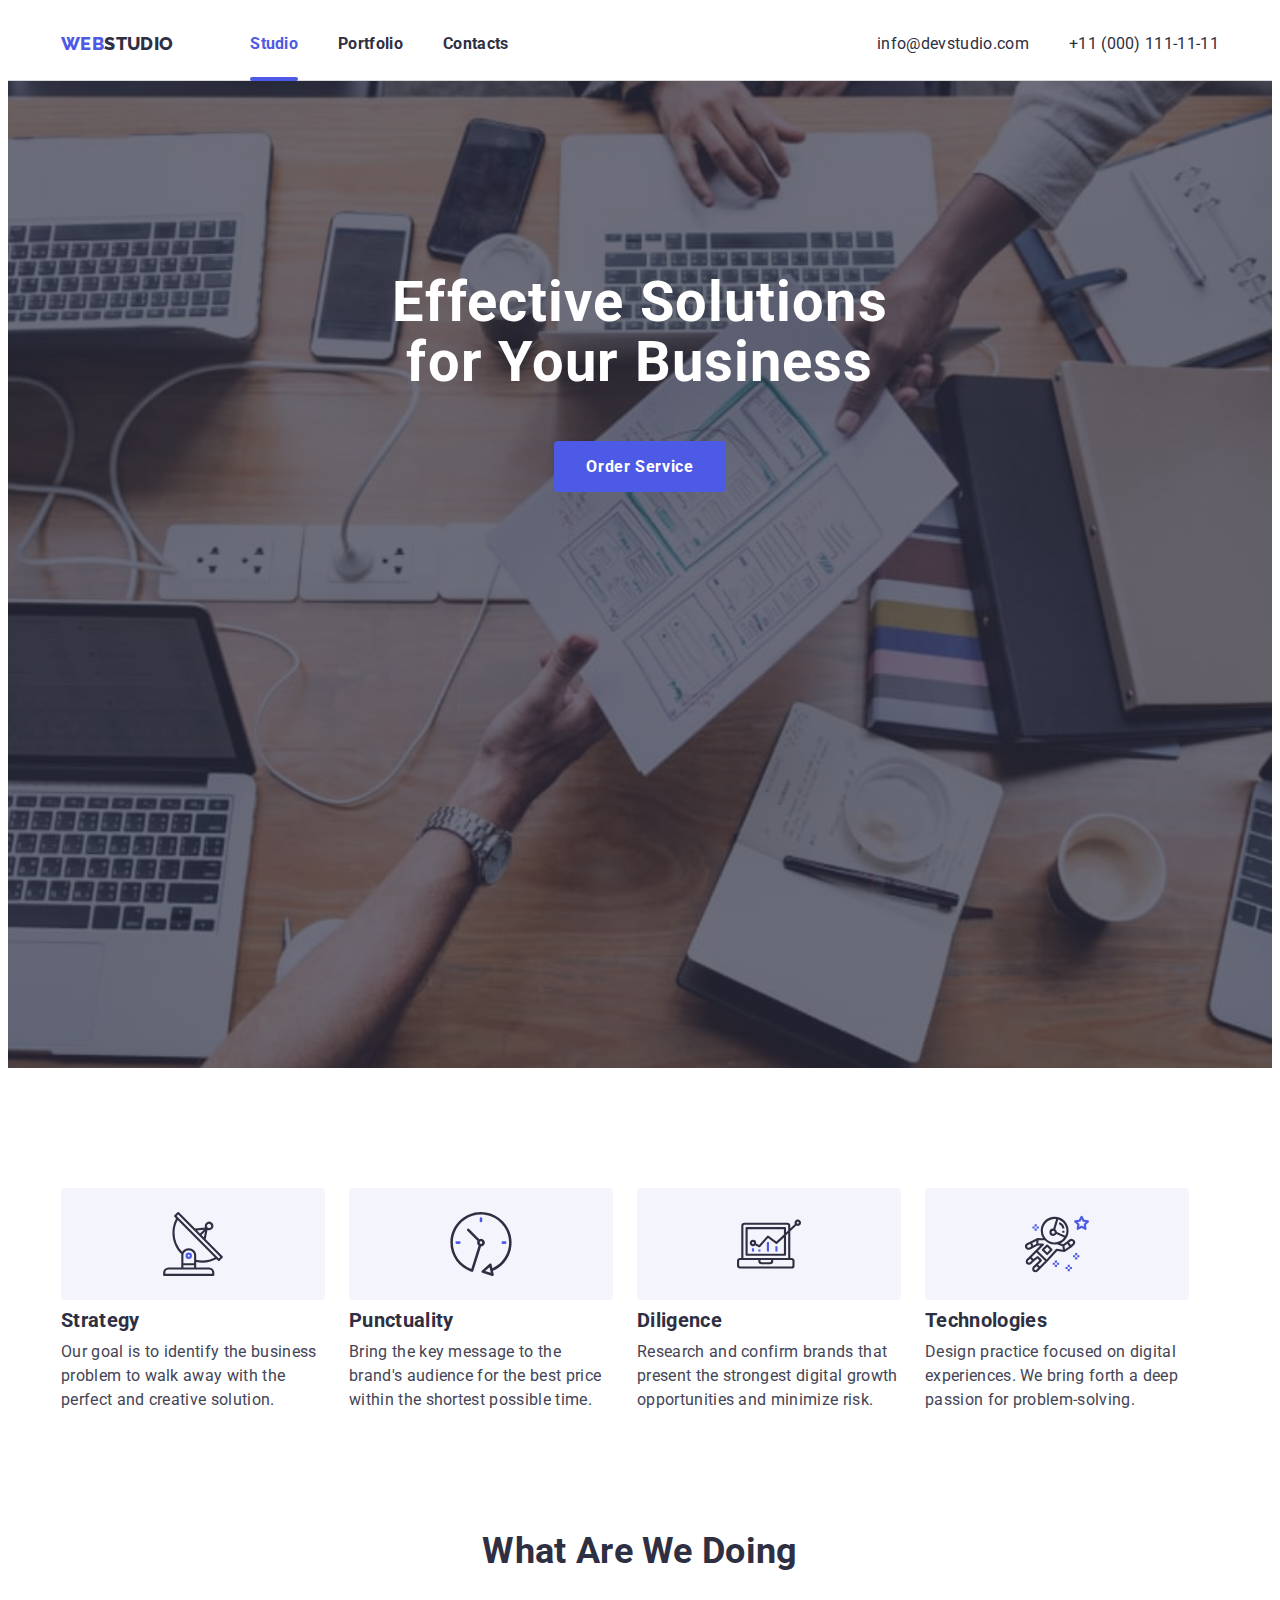
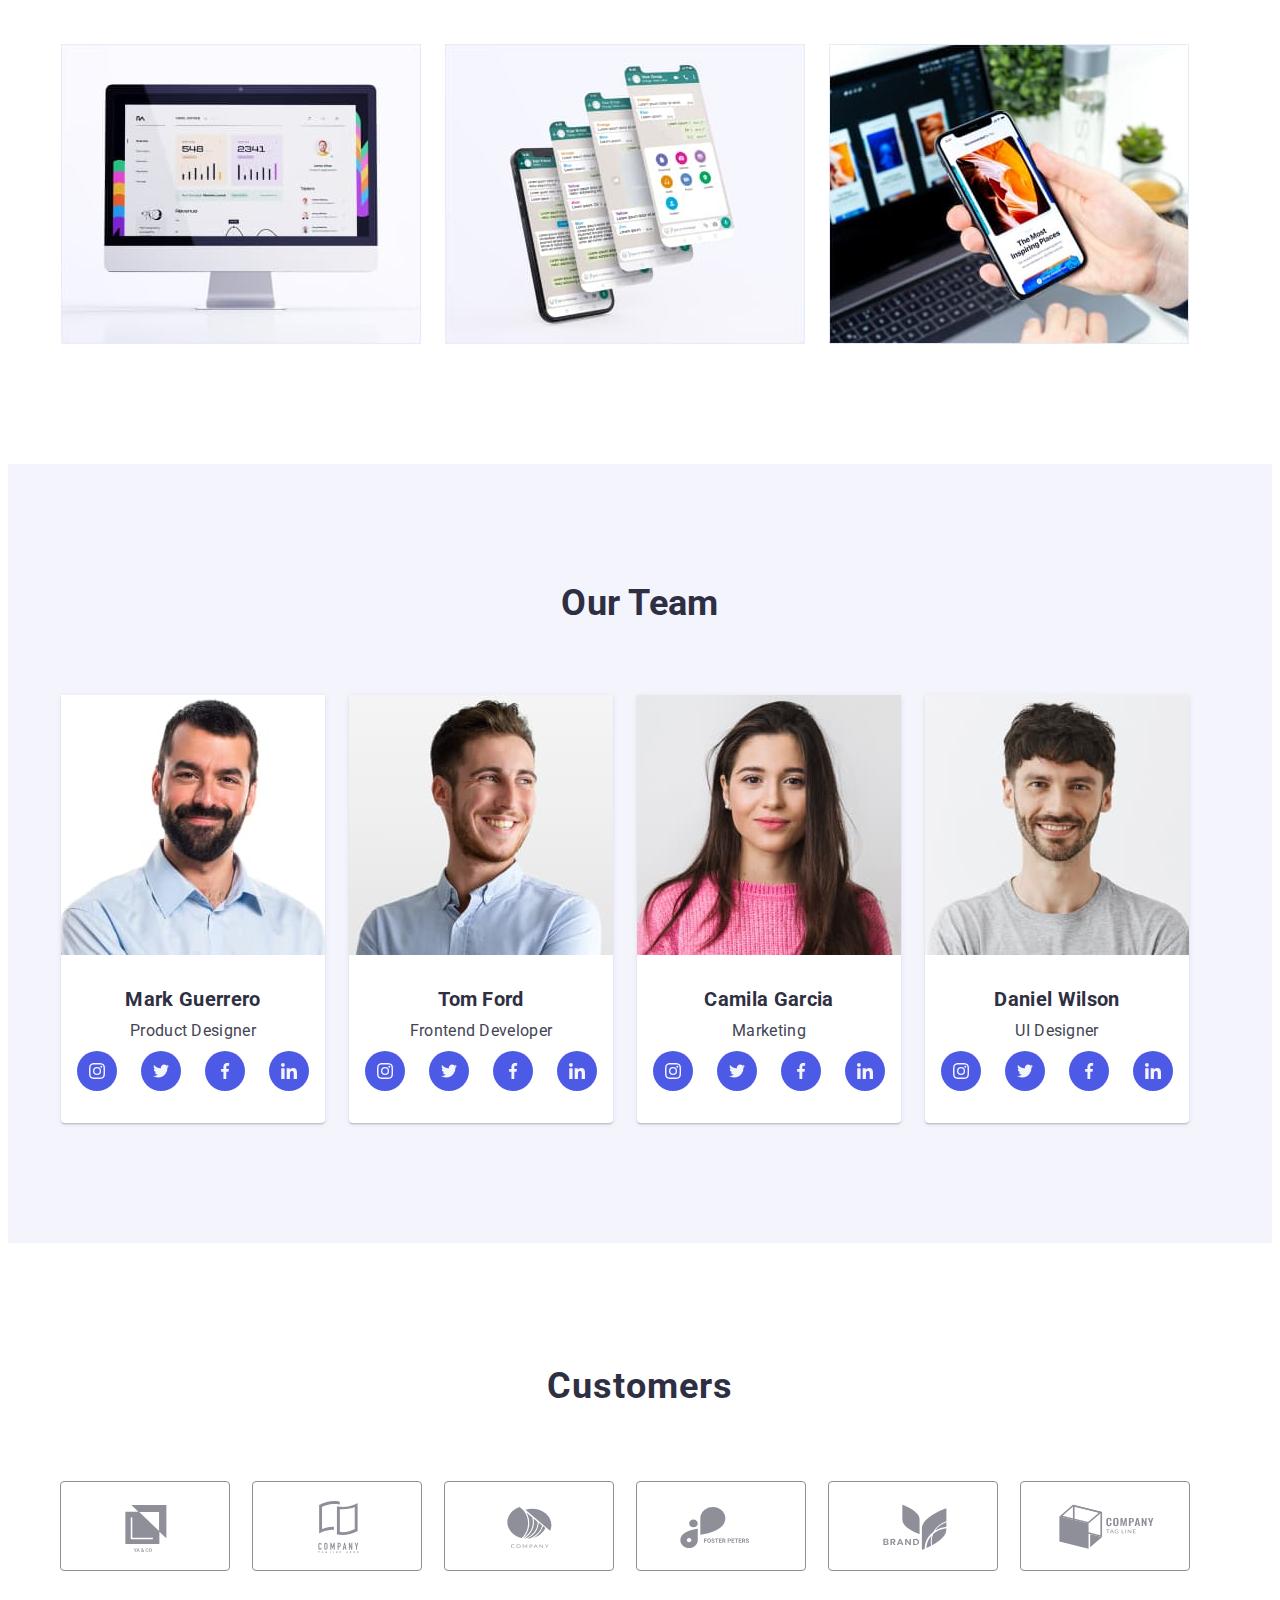
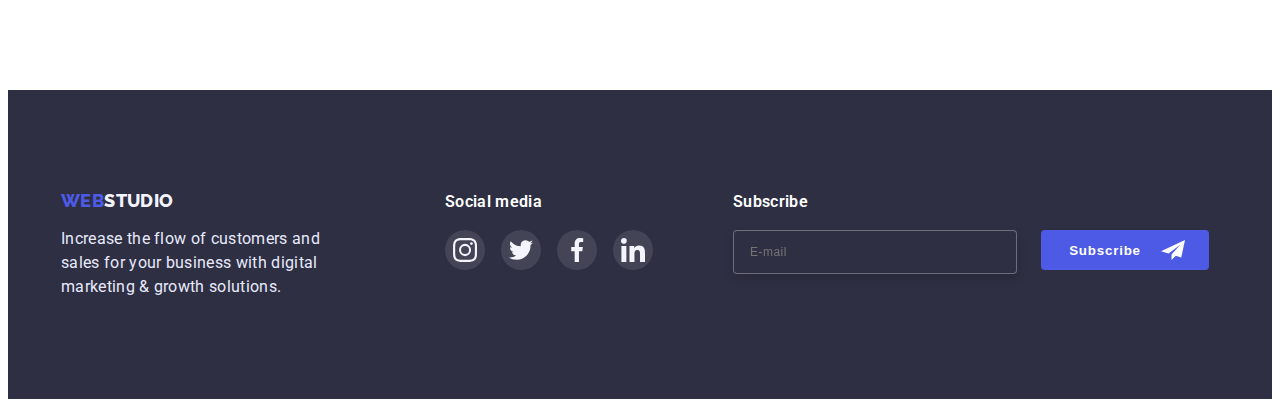
<file: index.html>
<!DOCTYPE html>
<html lang="en">
	<head>
		<meta charset="UTF-8" />
		<meta http-equiv="X-UA-Compatible" content="IE=edge" />
		<meta name="viewport" content="width=device-width, initial-scale=1.0" />
		<title>Document</title>
		<link href="https://fonts.googleapis.com/css2?family=Raleway:wght@800&family=Roboto:wght@400;500;700;900&display=swap" rel="stylesheet" />
		<link
			rel="stylesheet"
			href="https://cdnjs.cloudflare.com/ajax/libs/modern-normalize/1.1.0/modern-normalize.min.css"
			integrity="sha512-wpPYUAdjBVSE4KJnH1VR1HeZfpl1ub8YT/NKx4PuQ5NmX2tKuGu6U/JRp5y+Y8XG2tV+wKQpNHVUX03MfMFn9Q=="
			crossorigin="anonymous"
			referrerpolicy="no-referrer"
		/>
		<link rel="stylesheet" href="./CSS/styles.css" />
	</head>

	<body>
		<!--Header-->
		<header class="header-main">
			<div class="container header-nav">
				<nav class="main-nav">
					<a href="./index.html" class="logo">
						<span class="logo-web">WEB</span>
						STUDIO
					</a>

					<ul class="nav-list">
						<li class="item"><a href="./index.html" class="nav-active">Studio</a></li>
						<li class="item"><a href="./portfolio.html" class="nav-notactive">Portfolio</a></li>
						<li class="item"><a href="" class="nav-notactive">Contacts</a></li>
					</ul>
				</nav>

				<ul class="contacts-nav">
					<li class="item"><a href="mailto:info@devstudio.com" class="nav-notactive">info@devstudio.com</a></li>
					<li class="item"><a href="tel:+110001111111" class="nav-notactive">+11 (000) 111-11-11</a></li>
				</ul>
			</div>
		</header>

		<!--Main Content-->
		<main>
			<!--Hero-->
			<section class="hero">
				<div class="container">
					<h1 class="hero-title">Effective Solutions for Your Business</h1>
					<button type="button" class="hero-button" data-modal-open>Order Service</button>
				</div>
			</section>

			<div class="backdrop is-hidden" data-modal>
				<div class="modal">
					<button data-modal-close class="modal-button">
						<svg class="modal-icon" width="8" height="8">
							<use href="./images/icons.svg#icon-close"></use>
						</svg>
					</button>

					<p class="modal-title">Leave your contacts and we will call you back</p>

					<form class="modal-form" autocomplete="off">
						<label class="form-label">
							Name
							<input type="text" name="name" class="form-input" />
							<svg width="18" height="24" class="input-icon">
								<use href="./images/icons.svg#icon-person"></use>
							</svg>
						</label>

						<label class="form-label">
							Phone
							<input type="tel" name="tel" class="form-input" />
							<svg width="18" height="24" class="input-icon">
								<use href="./images/icons.svg#icon-phone"></use>
							</svg>
						</label>

						<label class="form-label">
							Email
							<input type="email" name="email" class="form-input" />
							<svg width="18" height="24" class="input-icon">
								<use href="./images/icons.svg#icon-email"></use>
							</svg>
						</label>

						<label class="form-label textarea-label">
							Comment
							<textarea name="comment" class="form-comment" placeholder="Text input"></textarea>
						</label>

						<label class="policy-label">
							<input type="checkbox" name="policy" class="policy-checkbox" />
							<span class="policy-icon">
								<svg class="icon-check" width="10" height="8">
									<use href="./images/icons.svg#icon-check"></use>
								</svg>
							</span>
							I accept the terms and conditions of the
							<a href="" class="policy-link">Privacy Policy</a>
						</label>

						<button type="submit" class="modal-button-send">
							<span class="test">Send</span>
						</button>
					</form>
				</div>
			</div>

			<!--Features-->
			<section class="section">
				<div class="container features-main">
					<h2 class="visually-hidden">Features</h2>
					<ul class="features-list">
						<li class="features-item">
							<div class="image-features">
								<svg class="icon-features">
									<use href="./images/icons.svg#icon-antenna"></use>
								</svg>
							</div>
							<h3 class="features-title">Strategy</h3>
							<p class="features-text">Our goal is to identify the business problem to walk away with the perfect and creative solution.</p>
						</li>
						<li class="features-item">
							<div class="image-features">
								<svg class="icon-features">
									<use href="./images/icons.svg#icon-clock"></use>
								</svg>
							</div>
							<h3 class="features-title">Punctuality</h3>
							<p class="features-text">Bring the key message to the brand's audience for the best price within the shortest possible time.</p>
						</li>
						<li class="features-item">
							<div class="image-features">
								<svg class="icon-features">
									<use href="./images/icons.svg#icon-diagram"></use>
								</svg>
							</div>
							<h3 class="features-title">Diligence</h3>
							<p class="features-text">Research and confirm brands that present the strongest digital growth opportunities and minimize risk.</p>
						</li>
						<li class="features-item">
							<div class="image-features">
								<svg class="icon-features">
									<use href="./images/icons.svg#icon-astronaut"></use>
								</svg>
							</div>
							<h3 class="features-title">Technologies</h3>
							<p class="features-text">Design practice focused on digital experiences. We bring forth a deep passion for problem-solving.</p>
						</li>
					</ul>
				</div>
			</section>

			<!--Work Examples-->
			<section class="section section-examples">
				<div class="container examples-main">
					<h2 class="examples-title">What are we doing</h2>
					<ul class="examples-list">
						<li class="examples-item">
							<img src="./images/picture1.jpg" alt="photo monitor" width="360" height="300" />
						</li>
						<li class="examples-item">
							<img src="./images/picture2.jpg" alt="photo phone" width="360" height="300" />
						</li>
						<li class="examples-item">
							<img src="./images/picture3.jpg" alt="photo phone and notebook" width="360" height="300" />
						</li>
					</ul>
				</div>
			</section>

			<!--Employees-->
			<section class="section employees">
				<div class="container">
					<h2 class="employees-title">Our Team</h2>
					<ul class="employees-list">
						<li class="employees-item">
							<img src="./images/photo1.jpg" alt="photo Mark Guerrero" width="264" />
							<div class="employees-info">
								<h3 class="employees-name">Mark Guerrero</h3>
								<p class="employees-text">Product Designer</p>
								<ul class="employeer-icon-item">
									<li>
										<a href="" class="icon-employees-link">
											<svg class="icon-employees" width="16" height="16">
												<use href="./images/icons.svg#icon-instagram"></use>
											</svg>
										</a>
									</li>
									<li>
										<a href="" class="icon-employees-link">
											<svg class="icon-employees" width="16" height="16">
												<use href="./images/icons.svg#icon-twitter"></use>
											</svg>
										</a>
									</li>
									<li>
										<a href="" class="icon-employees-link">
											<svg class="icon-employees" width="16" height="16">
												<use href="./images/icons.svg#icon-facebook"></use>
											</svg>
										</a>
									</li>
									<li>
										<a href="" class="icon-employees-link">
											<svg class="icon-employees" width="16" height="16">
												<use href="./images/icons.svg#icon-linkedin"></use>
											</svg>
										</a>
									</li>
								</ul>
							</div>
						</li>
						<li class="employees-item">
							<img src="./images/photo2.jpg" alt="photo Tom Ford" width="264" />
							<div class="employees-info">
								<h3 class="employees-name">Tom Ford</h3>
								<p class="employees-text">Frontend Developer</p>
								<ul class="employeer-icon-item">
									<li>
										<a href="" class="icon-employees-link">
											<svg class="icon-employees" width="16" height="16">
												<use href="./images/icons.svg#icon-instagram"></use>
											</svg>
										</a>
									</li>
									<li>
										<a href="" class="icon-employees-link">
											<svg class="icon-employees" width="16" height="16">
												<use href="./images/icons.svg#icon-twitter"></use>
											</svg>
										</a>
									</li>
									<li>
										<a href="" class="icon-employees-link">
											<svg class="icon-employees" width="16" height="16">
												<use href="./images/icons.svg#icon-facebook"></use>
											</svg>
										</a>
									</li>
									<li>
										<a href="" class="icon-employees-link">
											<svg class="icon-employees" width="16" height="16">
												<use href="./images/icons.svg#icon-linkedin"></use>
											</svg>
										</a>
									</li>
								</ul>
							</div>
						</li>
						<li class="employees-item">
							<img src="./images/photo3.jpg" alt="photo Camila Garcia" width="264" />
							<div class="employees-info">
								<h3 class="employees-name">Camila Garcia</h3>
								<p class="employees-text">Marketing</p>
								<ul class="employeer-icon-item">
									<li>
										<a href="" class="icon-employees-link">
											<svg class="icon-employees" width="16" height="16">
												<use href="./images/icons.svg#icon-instagram"></use>
											</svg>
										</a>
									</li>
									<li>
										<a href="" class="icon-employees-link">
											<svg class="icon-employees" width="16" height="16">
												<use href="./images/icons.svg#icon-twitter"></use>
											</svg>
										</a>
									</li>
									<li>
										<a href="" class="icon-employees-link">
											<svg class="icon-employees" width="16" height="16">
												<use href="./images/icons.svg#icon-facebook"></use>
											</svg>
										</a>
									</li>
									<li>
										<a href="" class="icon-employees-link">
											<svg class="icon-employees" width="16" height="16">
												<use href="./images/icons.svg#icon-linkedin"></use>
											</svg>
										</a>
									</li>
								</ul>
							</div>
						</li>
						<li class="employees-item">
							<img src="./images/photo4.jpg" alt="photo Daniel Wilson" width="264" height="260" />
							<div class="employees-info">
								<h3 class="employees-name">Daniel Wilson</h3>
								<p class="employees-text">UI Designer</p>
								<ul class="employeer-icon-item">
									<li>
										<a href="" class="icon-employees-link">
											<svg class="icon-employees" width="16" height="16">
												<use href="./images/icons.svg#icon-instagram"></use>
											</svg>
										</a>
									</li>
									<li>
										<a href="" class="icon-employees-link">
											<svg class="icon-employees" width="16" height="16">
												<use href="./images/icons.svg#icon-twitter"></use>
											</svg>
										</a>
									</li>
									<li>
										<a href="" class="icon-employees-link">
											<svg class="icon-employees" width="16" height="16">
												<use href="./images/icons.svg#icon-facebook"></use>
											</svg>
										</a>
									</li>
									<li>
										<a href="" class="icon-employees-link">
											<svg class="icon-employees" width="16" height="16">
												<use href="./images/icons.svg#icon-linkedin"></use>
											</svg>
										</a>
									</li>
								</ul>
							</div>
						</li>
					</ul>
				</div>
			</section>

			<!--Customers-->
			<section class="section">
				<div class="container">
					<h2 class="customers-title">Customers</h2>
					<ul class="customers-list">
						<li class="customers-item">
							<a href="" class="logo-company-box">
								<svg class="logo-company" width="104" height="56">
									<use href="./images/icons.svg#icon-Logo-1"></use>
								</svg>
							</a>
						</li>
						<li class="customers-item">
							<a href="" class="logo-company-box">
								<svg class="logo-company" width="104" height="56">
									<use href="./images/icons.svg#icon-Logo-2"></use>
								</svg>
							</a>
						</li>
						<li>
							<a href="" class="logo-company-box">
								<svg class="logo-company" width="104" height="56">
									<use href="./images/icons.svg#icon-Logo-3"></use>
								</svg>
							</a>
						</li>
						<li class="customers-item">
							<a href="" class="logo-company-box">
								<svg class="logo-company" width="104" height="56">
									<use href="./images/icons.svg#icon-Logo-4"></use>
								</svg>
							</a>
						</li>
						<li class="customers-item">
							<a href="" class="logo-company-box">
								<svg class="logo-company" width="104" height="56">
									<use href="./images/icons.svg#icon-Logo-5"></use>
								</svg>
							</a>
						</li>
						<li class="customers-item">
							<a href="" class="logo-company-box">
								<svg class="logo-company" width="104" height="56">
									<use href="./images/icons.svg#icon-Logo-6"></use>
								</svg>
							</a>
						</li>
					</ul>
				</div>
			</section>
		</main>

		<!--Footer-->
		<footer>
			<section class="section footer">
				<div class="container footer-main">
					<div>
						<a href="./index.html" class="logo-footer">
							<span class="logo-web">WEB</span>
							STUDIO
						</a>
						<p class="footer-text">Increase the flow of customers and sales for your business with digital marketing & growth solutions.</p>
					</div>

					<div class="social">
						<p class="footer-social-title">Social media</p>
						<ul class="footer-social-list">
							<li>
								<a href="" class="icon-footer-link">
									<svg class="icon-footer" width="24" height="24">
										<use href="./images/icons.svg#icon-instagram"></use>
									</svg>
								</a>
							</li>
							<li>
								<a href="" class="icon-footer-link">
									<svg class="icon-footer" width="24" height="24">
										<use href="./images/icons.svg#icon-twitter"></use>
									</svg>
								</a>
							</li>
							<li>
								<a href="" class="icon-footer-link">
									<svg class="icon-footer" width="24" height="24">
										<use href="./images/icons.svg#icon-facebook"></use>
									</svg>
								</a>
							</li>
							<li>
								<a href="" class="icon-footer-link">
									<svg class="icon-footer" width="24" height="24">
										<use href="./images/icons.svg#icon-linkedin"></use>
									</svg>
								</a>
							</li>
						</ul>
					</div>

					<form class="footer-form" autocomplete="off">
						<label class="footer-form-title">
							Subscribe
							<div class="input-form">
								<input type="email" name="email" placeholder="E-mail" class="footer-input" />
								<button type="submit" class="footer-input-button">
									<p class="footer-button-title">Subscribe</p>
									<svg class="submit-button-icon" width="24" height="24">
										<use href="./images/icons.svg#icon-send"></use>
									</svg>
								</button>
							</div>
						</label>
					</form>
				</div>
			</section>
		</footer>
		<script src="./js/modal.js"></script>
	</body>
</html>
</file>
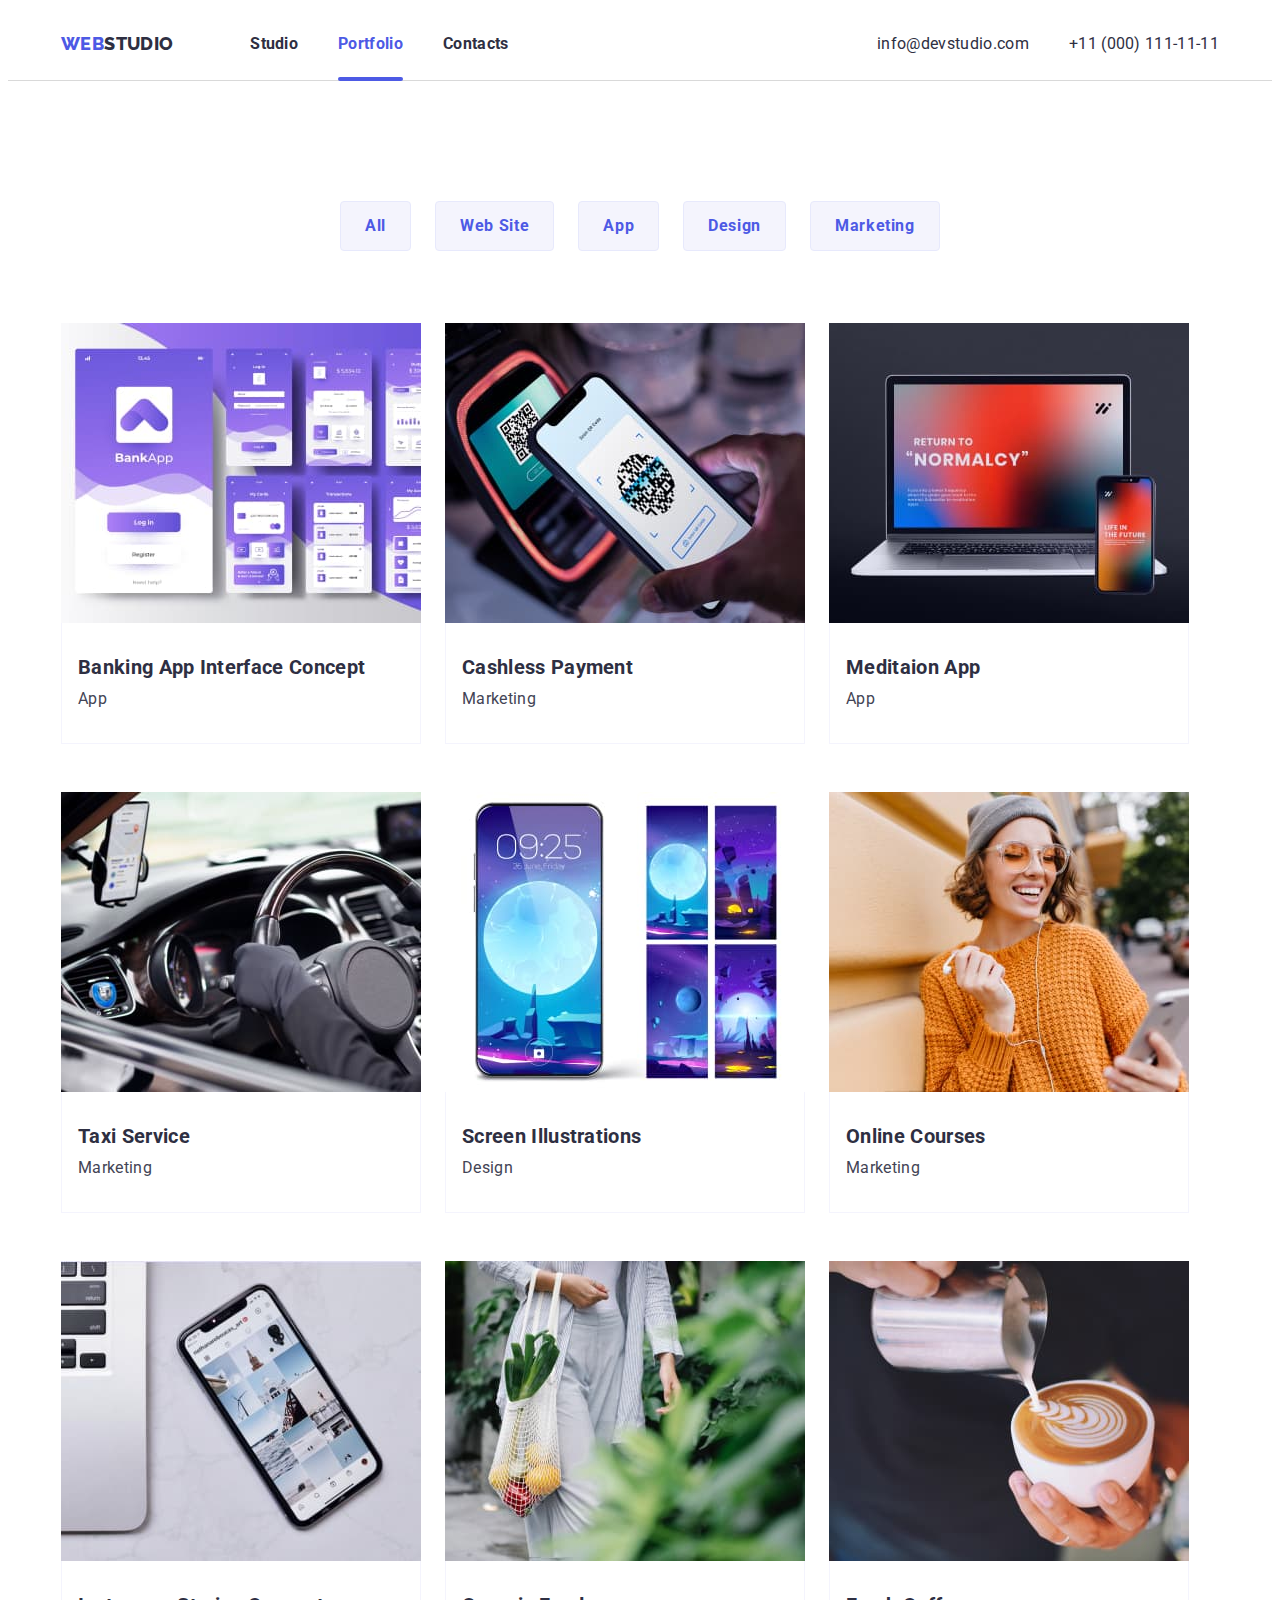
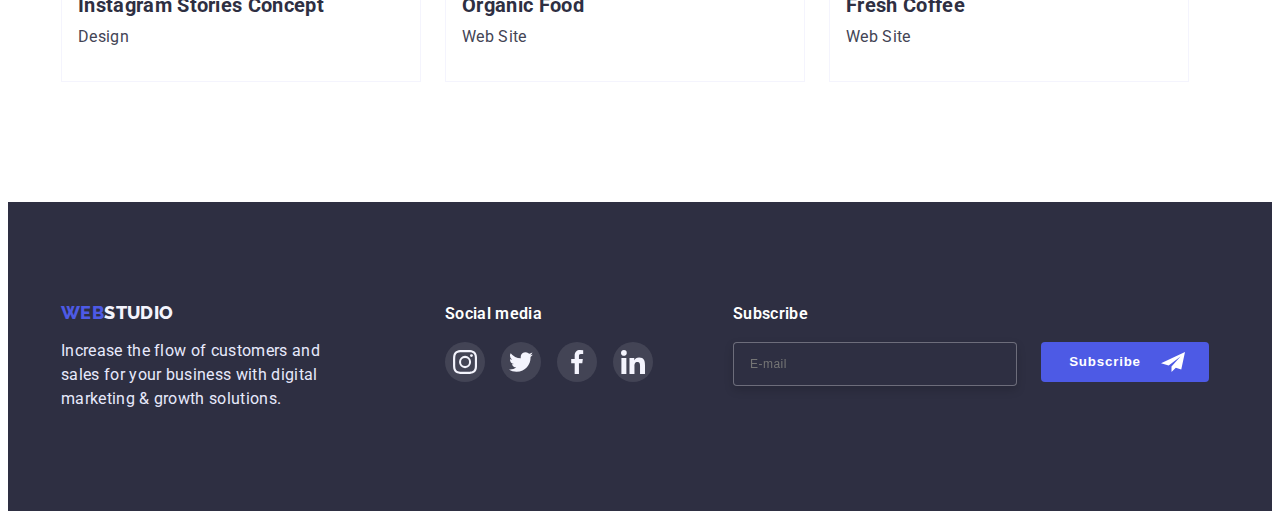
<file: portfolio.html>
<!DOCTYPE html>
<html lang="en">
	<head>
		<meta charset="UTF-8" />
		<meta http-equiv="X-UA-Compatible" content="IE=edge" />
		<meta name="viewport" content="width=device-width, initial-scale=1.0" />
		<title>Document</title>
		<link href="https://fonts.googleapis.com/css2?family=Raleway:wght@800&family=Roboto:wght@400;500;700;900&display=swap" rel="stylesheet" />
		<link
			rel="stylesheet"
			href="https://cdnjs.cloudflare.com/ajax/libs/modern-normalize/1.1.0/modern-normalize.min.css"
			integrity="sha512-wpPYUAdjBVSE4KJnH1VR1HeZfpl1ub8YT/NKx4PuQ5NmX2tKuGu6U/JRp5y+Y8XG2tV+wKQpNHVUX03MfMFn9Q=="
			crossorigin="anonymous"
			referrerpolicy="no-referrer"
		/>
		<link rel="stylesheet" href="./CSS/styles.css" />
	</head>

	<body>
		<!--Header-->
		<header class="header-main">
			<div class="container header-nav">
				<nav class="main-nav">
					<a href="./index.html" class="logo">
						<span class="logo-web">WEB</span>
						STUDIO
					</a>

					<ul class="nav-list">
						<li class="item"><a href="./index.html" class="nav-notactive">Studio</a></li>
						<li class="item"><a href="./portfolio.html" class="nav-active">Portfolio</a></li>
						<li class="item"><a href="" class="nav-notactive">Contacts</a></li>
					</ul>
				</nav>

				<ul class="contacts-nav">
					<li class="item"><a href="mailto:info@devstudio.com" class="nav-notactive">info@devstudio.com</a></li>
					<li class="item"><a href="tel:+110001111111" class="nav-notactive">+11 (000) 111-11-11</a></li>
				</ul>
			</div>
		</header>

		<!--Main Content-->
		<main>
			<section class="section">
				<div class="container portfolio-main">
					<h1 class="visually-hidden">Portfolio</h1>
					<ul class="portfolio-buttons">
						<li><button type="button" class="filter-button">All</button></li>
						<li><button type="button" class="filter-button">Web Site</button></li>
						<li><button type="button" class="filter-button">App</button></li>
						<li><button type="button" class="filter-button">Design</button></li>
						<li><button type="button" class="filter-button">Marketing</button></li>
					</ul>

					<ul class="portfolio-list">
						<li class="portfolio-item">
							<a href="" class="portfolio-link">
								<div class="portfolio-thumb">
									<img src="./images/portfolio1.jpg" alt="photo banking app" width="360" height="300" />
									<div class="portfolio-overlay">
										<p>14 Stylish and User-Friendly App Design Concepts · Task Manager App · Calorie Tracker App · Exotic Fruit Ecommerce App · Cloud Storage App</p>
									</div>
								</div>

								<div class="portfolio-info">
									<h2 class="portfolio-title">Banking App Interface Concept</h2>
									<p class="portfolio-text">App</p>
								</div>
							</a>
						</li>
						<li class="portfolio-item">
							<a href="" class="portfolio-link">
								<div class="portfolio-thumb">
									<img src="./images/portfolio2.jpg" alt="photo phone with QR-code" width="360" height="300" />
									<div class="portfolio-overlay">
										<p>14 Stylish and User-Friendly App Design Concepts · Task Manager App · Calorie Tracker App · Exotic Fruit Ecommerce App · Cloud Storage App</p>
									</div>
								</div>
								<div class="portfolio-info">
									<h2 class="portfolio-title">Cashless Payment</h2>
									<p class="portfolio-text">Marketing</p>
								</div>
							</a>
						</li>

						<li class="portfolio-item">
							<a href="" class="portfolio-link">
								<div class="portfolio-thumb">
									<img src="./images/portfolio3.jpg" alt="photo notebook" width="360" height="300" />
									<div class="portfolio-overlay">
										<p>14 Stylish and User-Friendly App Design Concepts · Task Manager App · Calorie Tracker App · Exotic Fruit Ecommerce App · Cloud Storage App</p>
									</div>
								</div>
								<div class="portfolio-info">
									<h2 class="portfolio-title">Meditaion App</h2>
									<p class="portfolio-text">App</p>
								</div>
							</a>
						</li>
						<li class="portfolio-item">
							<a href="" class="portfolio-link">
								<div class="portfolio-thumb">
									<img src="./images/portfolio4.jpg" alt="photo taxi" width="360" height="300" />
									<div class="portfolio-overlay">
										<p>14 Stylish and User-Friendly App Design Concepts · Task Manager App · Calorie Tracker App · Exotic Fruit Ecommerce App · Cloud Storage App</p>
									</div>
								</div>
								<div class="portfolio-info">
									<h2 class="portfolio-title">Taxi Service</h2>
									<p class="portfolio-text">Marketing</p>
								</div>
							</a>
						</li>
						<li class="portfolio-item">
							<a href="" class="portfolio-link">
								<div class="portfolio-thumb">
									<img src="./images/portfolio5.jpg" alt="photo screen illustrations" width="360" height="300" />
									<div class="portfolio-overlay">
										<p>14 Stylish and User-Friendly App Design Concepts · Task Manager App · Calorie Tracker App · Exotic Fruit Ecommerce App · Cloud Storage App</p>
									</div>
								</div>
								<div class="portfolio-info">
									<h2 class="portfolio-title">Screen Illustrations</h2>
									<p class="portfolio-text">Design</p>
								</div>
							</a>
						</li>
						<li class="portfolio-item">
							<a href="" class="portfolio-link">
								<div class="portfolio-thumb">
									<img src="./images/portfolio6.jpg" alt="photo smiled girl" width="360" height="300" />
									<div class="portfolio-overlay">
										<p>14 Stylish and User-Friendly App Design Concepts · Task Manager App · Calorie Tracker App · Exotic Fruit Ecommerce App · Cloud Storage App</p>
									</div>
								</div>
								<div class="portfolio-info">
									<h2 class="portfolio-title">Online Courses</h2>
									<p class="portfolio-text">Marketing</p>
								</div>
							</a>
						</li>
						<li class="portfolio-item">
							<a href="" class="portfolio-link">
								<div class="portfolio-thumb">
									<img src="./images/portfolio7.jpg" alt="photo instagram pages" width="360" height="300" />
									<div class="portfolio-overlay">
										<p>14 Stylish and User-Friendly App Design Concepts · Task Manager App · Calorie Tracker App · Exotic Fruit Ecommerce App · Cloud Storage App</p>
									</div>
								</div>
								<div class="portfolio-info">
									<h2 class="portfolio-title">Instagram Stories Concept</h2>
									<p class="portfolio-text">Design</p>
								</div>
							</a>
						</li>
						<li class="portfolio-item">
							<a href="" class="portfolio-link">
								<div class="portfolio-thumb">
									<img src="./images/portfolio8.jpg" alt="photo organic food" width="360" height="300" />
									<div class="portfolio-overlay">
										<p>14 Stylish and User-Friendly App Design Concepts · Task Manager App · Calorie Tracker App · Exotic Fruit Ecommerce App · Cloud Storage App</p>
									</div>
								</div>
								<div class="portfolio-info">
									<h2 class="portfolio-title">Organic Food</h2>
									<p class="portfolio-text">Web Site</p>
								</div>
							</a>
						</li>
						<li class="portfolio-item">
							<a href="" class="portfolio-link">
								<div class="portfolio-thumb">
									<img src="./images/portfolio9.jpg" alt="photo cup with coffee" width="360" height="300" />
									<div class="portfolio-overlay">
										<p>14 Stylish and User-Friendly App Design Concepts · Task Manager App · Calorie Tracker App · Exotic Fruit Ecommerce App · Cloud Storage App</p>
									</div>
								</div>
								<div class="portfolio-info">
									<h2 class="portfolio-title">Fresh Coffee</h2>
									<p class="portfolio-text">Web Site</p>
								</div>
							</a>
						</li>
					</ul>
				</div>
			</section>

		<!--Footer-->
		<footer>
			<section class="section footer">
				<div class="container footer-main">
					<div>
						<a href="./index.html" class="logo-footer">
							<span class="logo-web">WEB</span>
							STUDIO
						</a>
						<p class="footer-text">Increase the flow of customers and sales for your business with digital marketing & growth solutions.</p>
					</div>

					<div class="social">
						<p class="footer-social-title">Social media</p>
						<ul class="footer-social-list">
							<li>
								<a href="" class="icon-footer-link">
									<svg class="icon-footer" width="24" height="24">
										<use href="./images/icons.svg#icon-instagram"></use>
									</svg>
								</a>
							</li>
							<li>
								<a href="" class="icon-footer-link">
									<svg class="icon-footer" width="24" height="24">
										<use href="./images/icons.svg#icon-twitter"></use>
									</svg>
								</a>
							</li>
							<li>
								<a href="" class="icon-footer-link">
									<svg class="icon-footer" width="24" height="24">
										<use href="./images/icons.svg#icon-facebook"></use>
									</svg>
								</a>
							</li>
							<li>
								<a href="" class="icon-footer-link">
									<svg class="icon-footer" width="24" height="24">
										<use href="./images/icons.svg#icon-linkedin"></use>
									</svg>
								</a>
							</li>
						</ul>
					</div>

					<form class="footer-form" autocomplete="off">
						<label class="footer-form-title">
							Subscribe
							<div class="input-form">
								<input type="email" name="email" placeholder="E-mail" class="footer-input" />
								<button type="submit" class="footer-input-button">
									<p class="footer-button-title">Subscribe</p>
									<svg class="submit-button-icon" width="24" height="24">
										<use href="./images/icons.svg#icon-send"></use>
									</svg>
								</button>
							</div>
						</label>
					</form>
				</div>
			</section>
		</footer>
	</body>
</html>
</file>
<file: CSS/styles.css>
:root {
	--main-text-color: #434455;
	--secondary-text-color: #2e2f42;
	--helper-text: #8e8f99;
	--footer-text: #e7e9fc;
	--background-color: #ffffff;
	--secondary-background-color: #f4f4fd;
	--accent-color: #4d5ae5;
	--accent-hover-color: #404bbf;
	--hover-color: #31d0aa;
}

body {
	color: var(--main-text-color);
	background-color: var(--background-color);
	font-family: "Roboto", sans-serif;
	font-size: 16px;
	letter-spacing: 0.02em;
}

h1,
h2,
h3,
h4,
h5,
h6,
p {
	margin: 0;
}
img {
	display: block;
	max-width: 100%;
	height: auto;
}
ul,
ol {
	list-style: none;
	padding-left: 0;
	margin: 0;
}
a {
	text-decoration: none;
}

button {
	display: block;
	cursor: pointer;
	border: none;
}

.section {
	padding-top: 120px;
	padding-bottom: 120px;
}

.container {
	width: 1158px;
	margin: 0 auto;
	padding-right: 15px;
	padding-left: 15px;
}

/* Header */

.header-nav,
.main-nav,
.nav-list,
.contacts-nav {
	display: flex;
	align-items: center;
}

.header-main {
	border-bottom: 1px solid #d9d9d9;
	padding-top: 0;
	padding-bottom: 0;
}

.logo {
	font-family: "Raleway";
	font-weight: 800;
	font-size: 18px;
	line-height: 1.33;
	color: var(--secondary-text-color);
	word-spacing: -4px;
	margin-right: 77px;
	padding-top: 24px;
	padding-bottom: 24px;
}

.logo-web {
	color: var(--accent-color);
}

.nav-list {
	font-weight: 700;
}

.nav-list .item:not(:last-child) {
	margin-right: 40px;
}

.nav-notactive {
	color: var(--secondary-text-color);
	transition-property: color;
	transition-duration: 250ms;
	transition-timing-function: cubic-bezier(0.4, 0, 0.2, 1);
}

.nav-notactive:hover,
.nav-notactive:focus {
	color: var(--accent-color);
}

.nav-active {
	position: relative;
	color: var(--accent-color);
	padding: 28px 0;
}

.nav-active::after {
	content: "";
	display: block;
	position: absolute;
	bottom: 0;
	width: 100%;
	height: 4px;
	border-radius: 2px;
	background-color: var(--accent-color);
}

.contacts-nav {
	margin-left: auto;
}

.contacts-nav .item:first-child {
	margin-right: 40px;
}

/* Page "Studio" */

/* Hero */

.hero {
	padding-top: 192px;
	padding-bottom: 192px;
	max-width: 1440px;
	min-height: 603px;
	margin-left: auto;
	margin-right: auto;
	background-image: linear-gradient(to right, #2e2f42b3, #2e2f42b3), url(../images/people-office\ 1.jpg);
	background-repeat: no-repeat;
	background-position: center;
	background-size: cover;
	background-color: var(--secondary-text-color);
}

.hero-title {
	font-weight: 700;
	font-size: 56px;
	text-align: center;
	line-height: 1.07;
	letter-spacing: 0.02em;
	color: var(--background-color);
	margin: 0 auto 48px auto;
	width: 496px;
}

.hero-button {
	font-family: inherit;
	font-weight: 700;
	font-size: 16px;
	line-height: 1.19;
	display: flex;
	align-items: center;
	letter-spacing: 0.04em;
	color: var(--background-color);
	background: var(--accent-color);
	border-radius: 4px;
	padding: 16px 32px;
	margin-left: auto;
	margin-right: auto;
	border: none;
	transition-property: color, background-color, box-shadow, cursor;
	transition-duration: 250ms;
	transition-timing-function: cubic-bezier(0.4, 0, 0.2, 1);
}

.hero-button:hover,
.hero-button:focus {
	color: var(--background-color);
	background-color: var(--accent-hover-color);
	cursor: pointer;
	box-shadow: 0px 4px 4px rgba(0, 0, 0, 0.15);
}

.backdrop {
	position: fixed;
	top: 0;
	left: 0;
	width: 100%;
	height: 100%;
	background-color: rgba(46, 47, 66, 0.4);
	transition: opacity 250ms cubic-bezier(0.4, 0, 0.2, 1);
}

.is-hidden {
	opacity: 0;
	pointer-events: none;
	transition: opacity 250ms cubic-bezier(0.4, 0, 0.2, 1);
}

.modal {
	position: absolute;
	top: 50%;
	left: 50%;
	transform: translate(-50%, -50%);
	width: 408px;
	height: 579px;
	padding-left: 30px;
	padding-right: 18px;
	background-color: #fcfcfc;
	box-shadow: 0px 1px 1px rgba(0, 0, 0, 0.14), 0px 1px 3px rgba(0, 0, 0, 0.12), 0px 2px 1px rgba(0, 0, 0, 0.2);
	border-radius: 4px;
}

.modal-button {
	position: absolute;
	top: 24px;
	right: 24px;
	padding: 0;
	width: 24px;
	height: 24px;
	border: 1px solid rgba(0, 0, 0, 0.1);
	border-radius: 50%;
	background-color: var(--footer-text);
	transition-property: background-color;
	transition-duration: 250ms;
	transition-timing-function: cubic-bezier(0.4, 0, 0.2, 1);
}

.modal-icon {
	position: absolute;
	top: 50%;
	left: 50%;
	transform: translate(-50%, -50%);
	transition-property: fill;
	transition-duration: 250ms;
	transition-timing-function: cubic-bezier(0.4, 0, 0.2, 1);
}

.modal-button:hover,
.modal-button:focus {
	border: transparent;
	background-color: var(--accent-hover-color);
	fill: var(--background-color);
}

.modal-title {
	font-weight: 600;
	text-align: center;
	color: var(--secondary-text-color);
	padding-top: 72px;
	margin-bottom: 16px;
}

.modal-form {
	display: flex;
	flex-direction: column;
	margin-left: auto;
	margin-right: auto;
}

.form-label {
	position: relative;
	font-size: 12px;
	letter-spacing: 0.01em;
	color: var(--helper-text);
	margin-bottom: 8px;
}

.form-input {
	padding: 0;
	width: 100%;
	height: 40px;
	border: 1px solid rgba(33, 33, 33, 0.2);
	border-radius: 4px;
	padding-left: 34px;
	margin-top: 4px;
	background-color: #fcfcfc;
	cursor: pointer;
	transition-property: outline, border;
	transition-duration: 250ms;
	transition-timing-function: cubic-bezier(0.4, 0, 0.2, 1);
}

.input-icon {
	position: absolute;
	top: 26px;
	left: 16px;
	transition-property: fill;
	transition-duration: 250ms;
	transition-timing-function: cubic-bezier(0.4, 0, 0.2, 1);
}

.form-label:focus-within > .input-icon {
	fill: var(--accent-color);
}

.textarea-label {
	margin-bottom: 16px;
}

.form-comment {
	resize: none;
	width: 360px;
	height: 120px;
	border: 1px solid rgba(33, 33, 33, 0.2);
	border-radius: 4px;
	padding-left: 16px;
	padding-top: 8px;
	font-size: 12px;
	line-height: 1.17;
	letter-spacing: 0.01em;
	margin-top: 4px;
	background-color: #fcfcfc;
	cursor: pointer;
	transition-property: outline, border;
	transition-duration: 250ms;
	transition-timing-function: cubic-bezier(0.4, 0, 0.2, 1);
}

.form-comment::placeholder {
	letter-spacing: 0.01em;
	color: rgba(117, 117, 117, 0.5);
}

.form-input:focus,
.form-comment:focus {
	border: 1px solid var(--accent-color);
	outline: transparent;
}

.policy-checkbox {
	appearance: none;
	position: absolute;
}

.policy-icon {
	display: flex;
	justify-content: center;
	align-items: center;
	width: 16px;
	height: 16px;
	border: 1.25px solid var(--secondary-text-color);
	border-radius: 2px;
	margin-right: 8px;
	fill: #fcfcfc;
	transition-property: border-color, background-color, fill;
	transition-duration: 250ms;
	transition-timing-function: cubic-bezier(0.4, 0, 0.2, 1);
}

.policy-checkbox:checked + .policy-icon {
	border-color: var(--accent-color);
	background-color: var(--accent-color);
	fill: var(--secondary-background-color);
}

.policy-label {
	display: flex;
	align-items: center;
	font-size: 12px;
	letter-spacing: 0.04em;
	color: #757575;
}

.policy-link {
	margin-left: 4px;
	color: var(--accent-color);
}

.modal-button-send {
	display: inline;
	width: 170px;
	padding-top: 16px;
	padding-bottom: 16px;
	margin-top: 24px;
	margin-left: auto;
	margin-right: auto;
	border-radius: 4px;
	background-color: var(--accent-color);
	font-weight: 600;
	letter-spacing: 0.04em;
	color: var(--background-color);
	transition-property: background-color, box-shadow;
	transition-duration: 250ms;
	transition-timing-function: cubic-bezier(0.4, 0, 0.2, 1);
}

.modal-button-send:hover,
.modal-button-send:focus {
	background: var(--accent-hover-color);
	box-shadow: 0px 4px 4px rgba(0, 0, 0, 0.15);
}

/* Features */

.visually-hidden {
	position: absolute;
	width: 1px;
	height: 1px;
	margin: -1px;
	border: 0;
	padding: 0;
	white-space: nowrap;
	clip-path: inset(100%);
	clip: rect(0 0 0 0);
	overflow: hidden;
}

.features-list {
	display: flex;
}

.features-item {
	width: 264px;
}

.features-item:not(:last-child) {
	margin-right: 24px;
}

.image-features {
	display: flex;
	justify-content: center;
	align-items: center;
	height: 112px;
	background-color: var(--secondary-background-color);
	border-radius: 4px;
	margin-bottom: 8px;
}

.icon-features {
	width: 64px;
	height: 64px;
}

.features-title,
.employees-name {
	font-weight: 700;
	font-size: 20px;
	line-height: 1.2;
	color: var(--secondary-text-color);
	margin-bottom: 8px;
}

.features-text,
.employees-text,
.footer-text,
.portfolio-text {
	line-height: 1.5;
	letter-spacing: 0.02em;
}

/* Work Examples */

.section-examples {
	padding-top: 0;
}

.examples-title {
	margin-bottom: 72px;
}

.examples-list {
	display: flex;
}

.examples-item:not(:last-child) {
	margin-right: 24px;
}

/* Our Team */

.employees {
	background-color: var(--secondary-background-color);
}

.employees-title {
	margin-bottom: 72px;
}

.examples-title,
.employees-title {
	font-weight: 700;
	font-size: 36px;
	line-height: 1.1;
	text-align: center;
	text-transform: capitalize;
	color: var(--secondary-text-color);
}

.employees-list {
	display: flex;
}

.employees-item {
	background-color: var(--background-color);
	box-shadow: 0px 1px 6px rgba(46, 47, 66, 0.08), 0px 1px 1px rgba(46, 47, 66, 0.16), 0px 2px 1px rgba(46, 47, 66, 0.08);
	border-radius: 0px 0px 4px 4px;
}

.employees-item:not(:last-child) {
	margin-right: 24px;
}

.employees-name,
.employees-text {
	text-align: center;
}

.employees-info {
	padding-top: 32px;
	padding-bottom: 32px;
}

.employeer-icon-item {
	display: flex;
	justify-content: center;
	align-items: center;
	gap: 24px;
	margin-top: 8px;
}

.icon-employees-link {
	display: flex;
	justify-content: center;
	align-items: center;
	width: 40px;
	height: 40px;
	border-radius: 50%;
	background-color: var(--accent-color);
	fill: var(--secondary-background-color);
	transition-property: background-color;
	transition-duration: 250ms;
	transition-timing-function: cubic-bezier(0.4, 0, 0.2, 1);
}

.icon-employees-link:hover,
.icon-employees-link:focus {
	background-color: var(--accent-hover-color);
}

/* Customers */

.customers-title {
	font-weight: 700;
	font-size: 36px;
	line-height: 1.31;
	text-align: center;
	letter-spacing: 0.03em;
	color: var(--secondary-text-color);
	margin-bottom: 72px;
}

.customers-list {
	display: flex;
	gap: 24px;
}

.logo-company {
	fill: currentColor;
}

.logo-company-box {
	display: flex;
	justify-content: center;
	align-items: center;
	outline: 1px solid currentColor;
	color: var(--helper-text);
	border-radius: 3px;
	width: 168px;
	height: 88px;
	transition-property: color;
	transition-duration: 250ms;
	transition-timing-function: cubic-bezier(0.4, 0, 0.2, 1);
}

.logo-company-box:hover,
.logo-company-box:focus {
	color: var(--accent-color);
}

/* Footer */

.footer {
	background-color: var(--secondary-text-color);
	padding-top: 100px;
	padding-bottom: 100px;
}

.footer-main {
	display: flex;
	align-items: baseline;
}

.logo-footer {
	font-family: "Raleway";
	font-weight: 800;
	font-size: 18px;
	line-height: 1.17;
	word-spacing: -4px;
	color: var(--secondary-background-color);
}

.footer-text {
	color: var(--footer-text);
	width: 264px;
	margin-top: 16px;
}

.social {
	margin-left: 120px;
}

.footer-social-title {
	font-weight: 600;
	line-height: 1.5;
	color: var(--background-color);
}

.footer-social-list {
	display: flex;
	justify-content: center;
	align-items: center;
	gap: 16px;
	margin-top: 16px;
}

.icon-footer-link {
	display: flex;
	justify-content: center;
	align-items: center;
	width: 40px;
	height: 40px;
	border-radius: 50%;
	background-color: var(--main-text-color);
	fill: var(--secondary-background-color);
	transition-property: background-color;
	transition-duration: 250ms;
	transition-timing-function: cubic-bezier(0.4, 0, 0.2, 1);
}

.icon-footer-link:hover,
.icon-footer-link:focus {
	background-color: var(--hover-color);
}

.footer-form {
	margin-left: 80px;
}

.footer-form-title {
	font-weight: 600;
	line-height: 1.5;
	color: var(--background-color);
}

.footer-input {
	width: 264px;
	height: 40px;
	border: 1px solid rgba(255, 255, 255, 0.3);
	filter: drop-shadow(0px 4px 4px rgba(0, 0, 0, 0.15));
	border-radius: 4px;
	background-color: var(--secondary-text-color);
	font-size: 12px;
	letter-spacing: 0.04em;
	color: rgba(255, 255, 255, 0.6);
	padding-left: 16px;
	cursor: pointer;
}

.footer-input-button {
	padding: 0;
	position: relative;
	width: 168px;
	height: 40px;
	background-color: var(--accent-color);
	border-radius: 4px;
	margin-left: 24px;
	transition-property: background-color;
	transition-duration: 250ms;
	transition-timing-function: cubic-bezier(0.4, 0, 0.2, 1);
}

.footer-input-button:hover,
.footer-input-button:focus {
	background-color: var(--accent-hover-color);
}

.input-form {
	display: flex;
	flex-direction: row;
	margin-top: 16px;
}

.footer-button-title {
	margin-right: 64px;
	margin-left: 24px;
	font-weight: 700;
	letter-spacing: 0.06em;
	color: var(--background-color);
}

.submit-button-icon {
	position: absolute;
	top: 8px;
	left: 120px;
}

/* Page "Portfolio" */

.filter-button {
	font-family: inherit;
	font-weight: 700;
	font-size: 16px;
	line-height: 1.5;
	display: flex;
	align-items: center;
	text-align: center;
	letter-spacing: 0.04em;
	color: var(--accent-color);
	background-color: var(--secondary-background-color);
	cursor: pointer;
	padding: 12px 24px;
	border: 1px solid var(--footer-text);
	border-radius: 4px;
	transition-property: color, background-color, box-shadow, border-color;
	transition-duration: 250ms;
	transition-timing-function: cubic-bezier(0.4, 0, 0.2, 1);
}

.filter-button:hover,
.filter-button:focus {
	color: var(--background-color);
	background-color: var(--accent-color);
	box-shadow: 0px 3px 1px rgba(0, 0, 0, 0.1), 0px 2px 1px rgba(0, 0, 0, 0.08), 0px 2px 2px rgba(0, 0, 0, 0.12);
	border-color: var(--accent-color);
}

.portfolio-buttons {
	display: flex;
	justify-content: center;
	column-gap: 24px;
	margin-bottom: 72px;
}

.portfolio-list {
	display: flex;
	flex-wrap: wrap;
	row-gap: 48px;
	column-gap: 24px;
}

.portfolio-link {
	display: block;
	color: inherit;
	transition-property: box-shadow;
	transition-duration: 250ms;
	transition-timing-function: cubic-bezier(0.4, 0, 0.2, 1);
}

.portfolio-link:hover,
.portfolio-link:focus {
	box-shadow: 0px 1px 6px rgba(46, 47, 66, 0.08), 0px 1px 1px rgba(46, 47, 66, 0.16), 0px 2px 1px rgba(46, 47, 66, 0.08);
}

.portfolio-title {
	font-weight: 700;
	font-size: 20px;
	line-height: 1.2;
	color: var(--secondary-text-color);
	margin-bottom: 8px;
}

.portfolio-info {
	padding-top: 32px;
	padding-bottom: 32px;
	padding-left: 16px;
	border: 0.5px solid var(--secondary-background-color);
	border-top: none;
}
.portfolio-thumb {
	position: relative;
	overflow: hidden;
}

.portfolio-overlay {
	display: block;
	position: absolute;
	width: 100%;
	height: 100%;
	padding-top: 40px;
	padding-left: 32px;
	padding-right: 32px;
	color: var(--secondary-background-color);
	line-height: 1.5;
	background-color: var(--accent-color);
	opacity: 0;
	transform: translateY(0);
	transition-property: transform, opacity;
	transition-duration: 250ms;
	transition-timing-function: cubic-bezier(0.4, 0, 0.2, 1);
}

.portfolio-link:hover .portfolio-overlay,
.portfolio-link:focus .portfolio-overlay {
	opacity: 1;
	transform: translateY(-100%);
}
</file>
